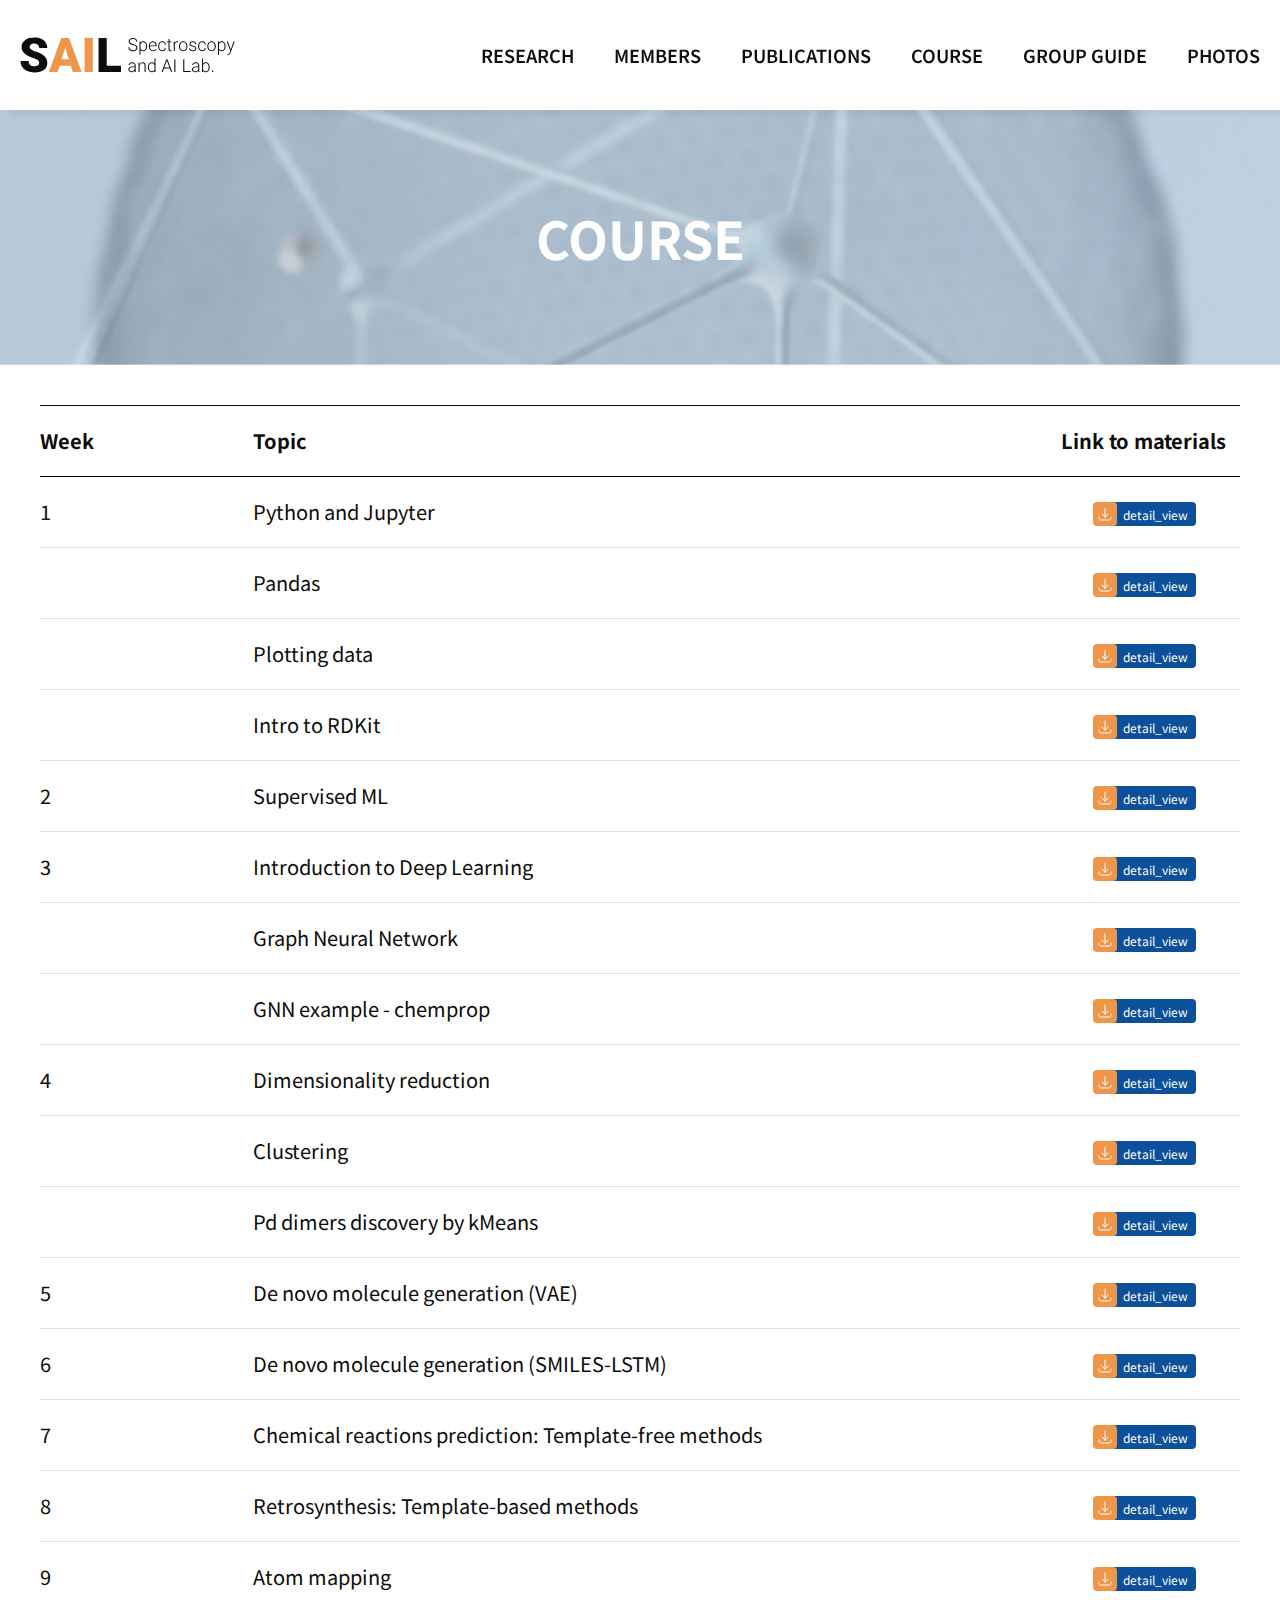
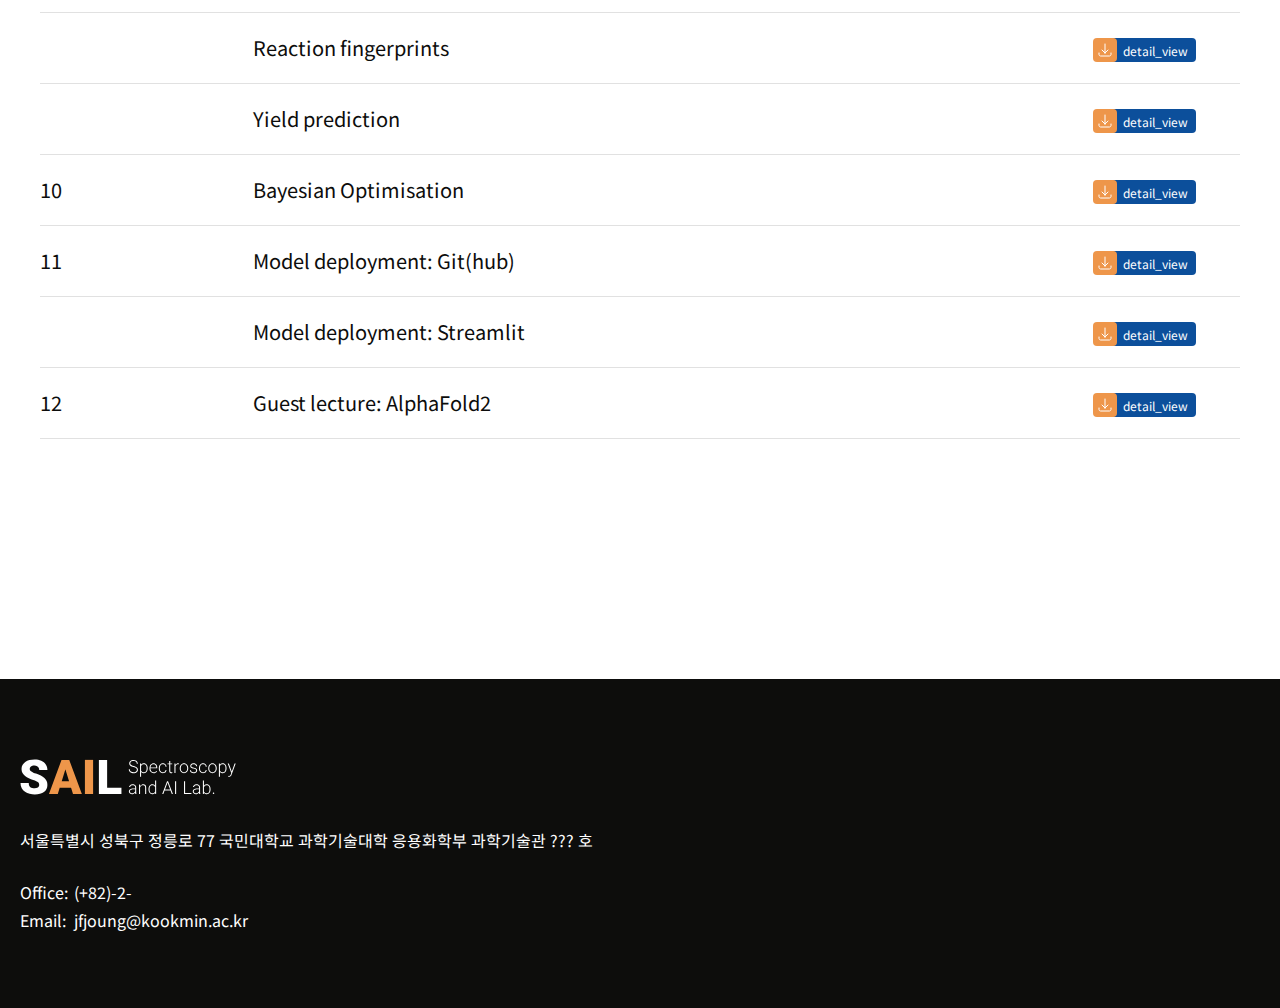
<file: course.html>
<!DOCTYPE html>
<html lang="en">
<head>
  <meta charset="UTF-8">
  <meta name="viewport" content="width=device-width, initial-scale=1.0">
  <title>SAIL</title>
  <link rel="stylesheet" href="./style/reset.css">
  <link rel="stylesheet" href="./style/style.css">
  <link rel="stylesheet" href="./style/sub.css">
</head>
<body>
  <header></header>
  <main>
    <section class="spot">
        course
    </section>
    <section class="course_wrap">
        <div class="wrap">
            <!-- <nav class="nav">
                <ul class="cate_list">
                    <li class="active">
                        <a>AI4Chem</a>
                    </li>
                    <li>
                        <a>미래의</a>
                    </li>
                    <li>
                        <a>과목들</a>
                    </li>
                </ul>
            </nav> -->
            <div class="data_wrap">
                <div class="header">
                    <div>Week</div>
                    <div>Topic</div>
                    <div>Link to materials</div>
                </div>
                <div class="rows">
                    
                </div>
            </div>
        </div>
    </section>
  </main>
  <footer></footer>

  <!-- header, footer -->
  <script src="./data/common.json"></script>
  <script src="./js/common.js"></script>

  <script src="./data/course.json"></script>


  <script>
    const cate_list = document.querySelectorAll('.cate_list li')

    cate_list.forEach((cate, i) => {
        cate.addEventListener('click', e => {
            cate_list.forEach(disable => disable.classList.remove('active'))
            cate.classList.add('active')
        })
    })


    const AI4Chem_list = JSON.parse(JSON.stringify(AI4Chem));

    const rows = document.querySelector('.rows')

    rows.innerHTML = AI4Chem_list.map((items, index) => {
        return items.map(item => {
            return `
                <div class="row">
                    <div class="week${index + 1}"></div>
                    <div>${item.topic}</div>
                    <div>
                        <a href="${item.link}" class="down_btn">
                            detail_view
                        </a>
                    </div>
                </div>
            `
        }).join('')
    }).join('')
    
    for(let i = 1; i < 13; i++){
        document.querySelector(`.week${i}`).innerHTML = i
    }
    
</script>
</body>
</html>
</file>
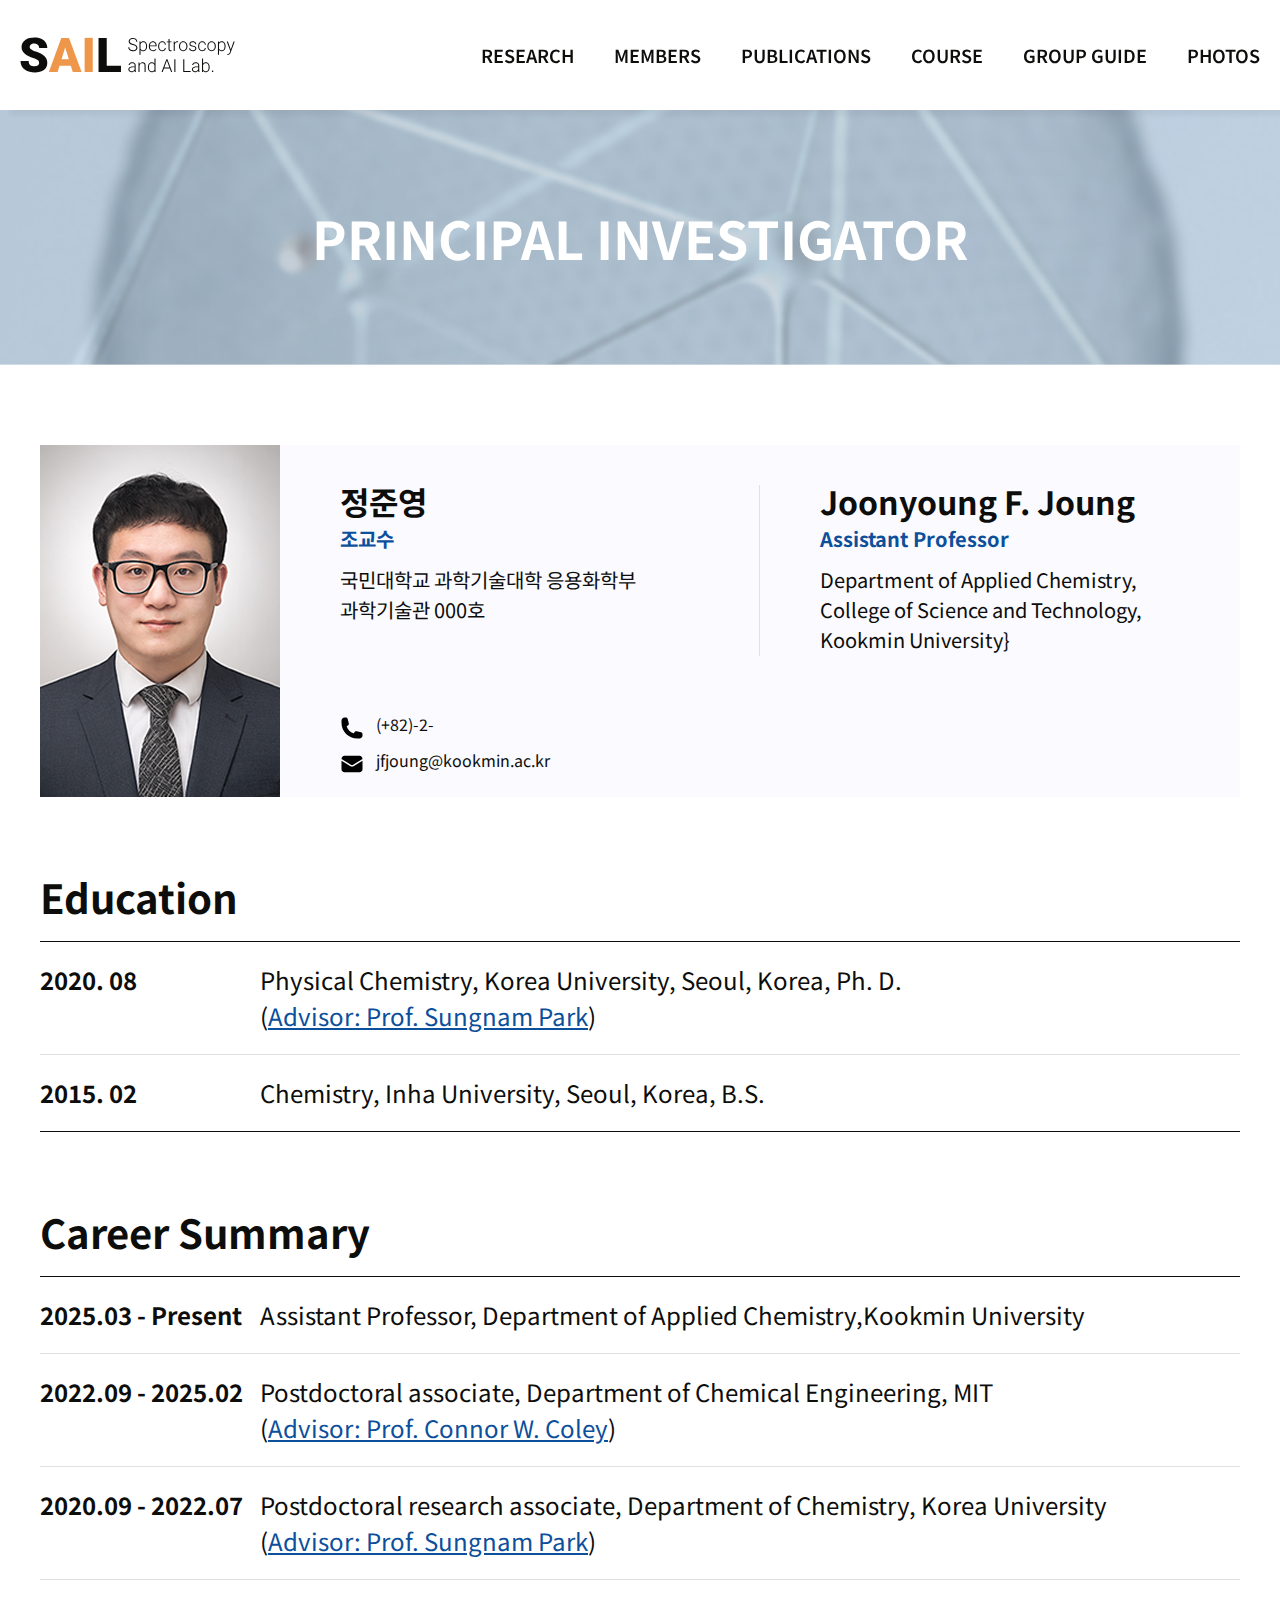
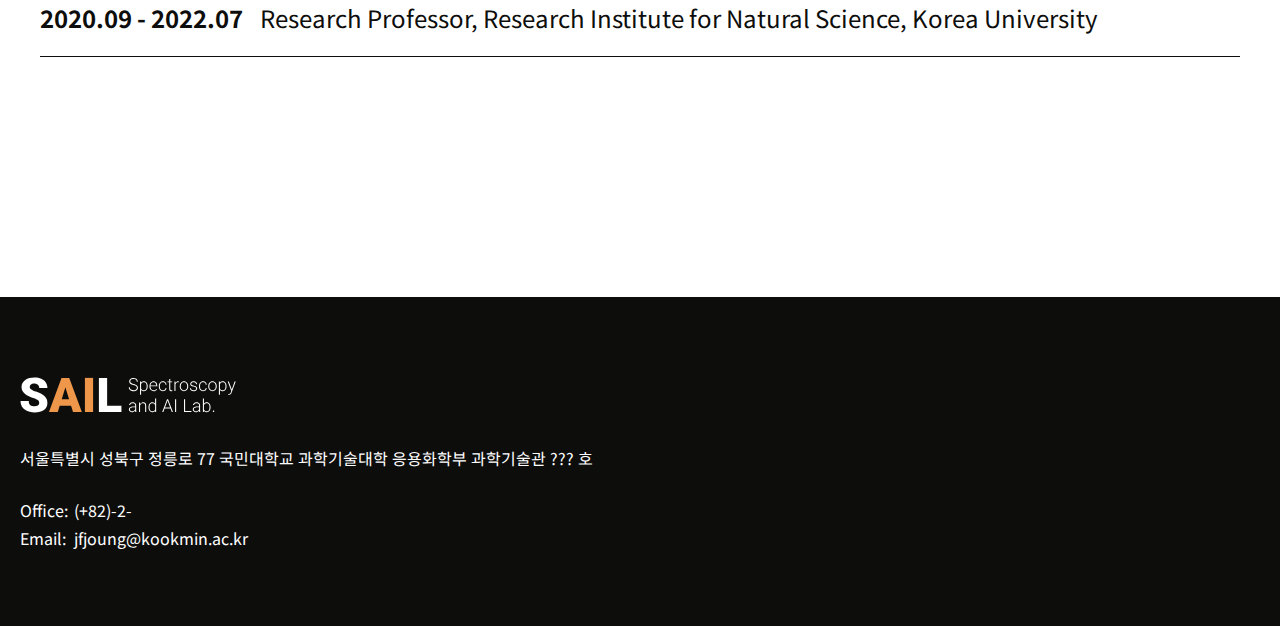
<file: principal_investigator.html>
<!DOCTYPE html>
<html lang="en">
<head>
  <meta charset="UTF-8">
  <meta name="viewport" content="width=device-width, initial-scale=1.0">
  <title>SAIL</title>
  <link rel="stylesheet" href="./style/reset.css">
  <link rel="stylesheet" href="./style/style.css">
  <link rel="stylesheet" href="./style/sub.css">
</head>
<body>
  <header></header>
  <main>
    <section class="spot">
        principal investigator
    </section>
    <section class="principal_investigator_wrap">
        <div class="wrap ">
          <div class="content profile_area">
            <div class="profile">
              <img src="./images/profile.jpg" alt="">
            </div>
            <div class="r_content"></div>
          </div>
          <div class="content education">
            <div class="content_title">Education</div>
            <dl></dl>
          </div>
          <div class="content career">
            <div class="content_title">Career Summary</div>
            <dl></dl>
          </div>
        </div>
    </section>
  </main>
  <footer></footer>

  <!-- header, footer -->
  <script src="./data/common.json"></script>
  <script src="./js/common.js"></script>

  <script src="./data/principal_investigator.json"></script>

  <script>
    const profile = JSON.parse(JSON.stringify(Profile));
    const education = JSON.parse(JSON.stringify(Education));
    const careerSummary = JSON.parse(JSON.stringify(CareerSummary));


    // 프로필 영역
    const profile_section = document.querySelector('.profile_area .r_content')

    profile_section.innerHTML = `
      <div class="ko">
        <div class="name">${profile.name}</div>
        ${
          profile.position != ''
          ? `<div class="position">${profile.position}</div>`
          : ''
        }
        <div class="office">${profile.office.replaceAll('\n', '<br>')}</div>
      </div>
      <div class="en">
        <div class="name">${profile.en_name}</div>
        ${
          profile.en_position != ''
          ? `<div class="position">${profile.en_position}</div>`
          : ''
        }
        <div class="office">${profile.en_office.replaceAll('\n', '<br>')}}</div>
      </div>
      <div class="contact">
        <div class="phone">${profile.phone}</div>
        <div class="email">
          <a href="mailto:${profile.email}">${profile.email}</a>
        </div>
      </div>
    `

    // Education
    const education_section = document.querySelector('.education dl')

    education_section.innerHTML = education.map(item => {
      return `
        <dt>${item.when}</dt>
        <dd>
          ${item.what.replaceAll('\n', '<br>')}
          ${
            item.link_txt
            ? `(<a href="${item.link}" target="_blank">${item.link_txt}</a>)`
            : ''
          }
        </dd>
      `
    }).join('')
    
    // Career Summary
    const careerSummary_section = document.querySelector('.career dl')

    careerSummary_section.innerHTML = careerSummary.map(item => {
      return `
        <dt>${item.when}</dt>
        <dd>
          ${item.what.replaceAll('\n', '<br>')}
          ${
            item.link_txt
            ? `(<a href="${item.link}" target="_blank">${item.link_txt}</a>)`
            : ''
          }
        </dd>
      `
    }).join('')

  </script>
</body>
</html>
</file>
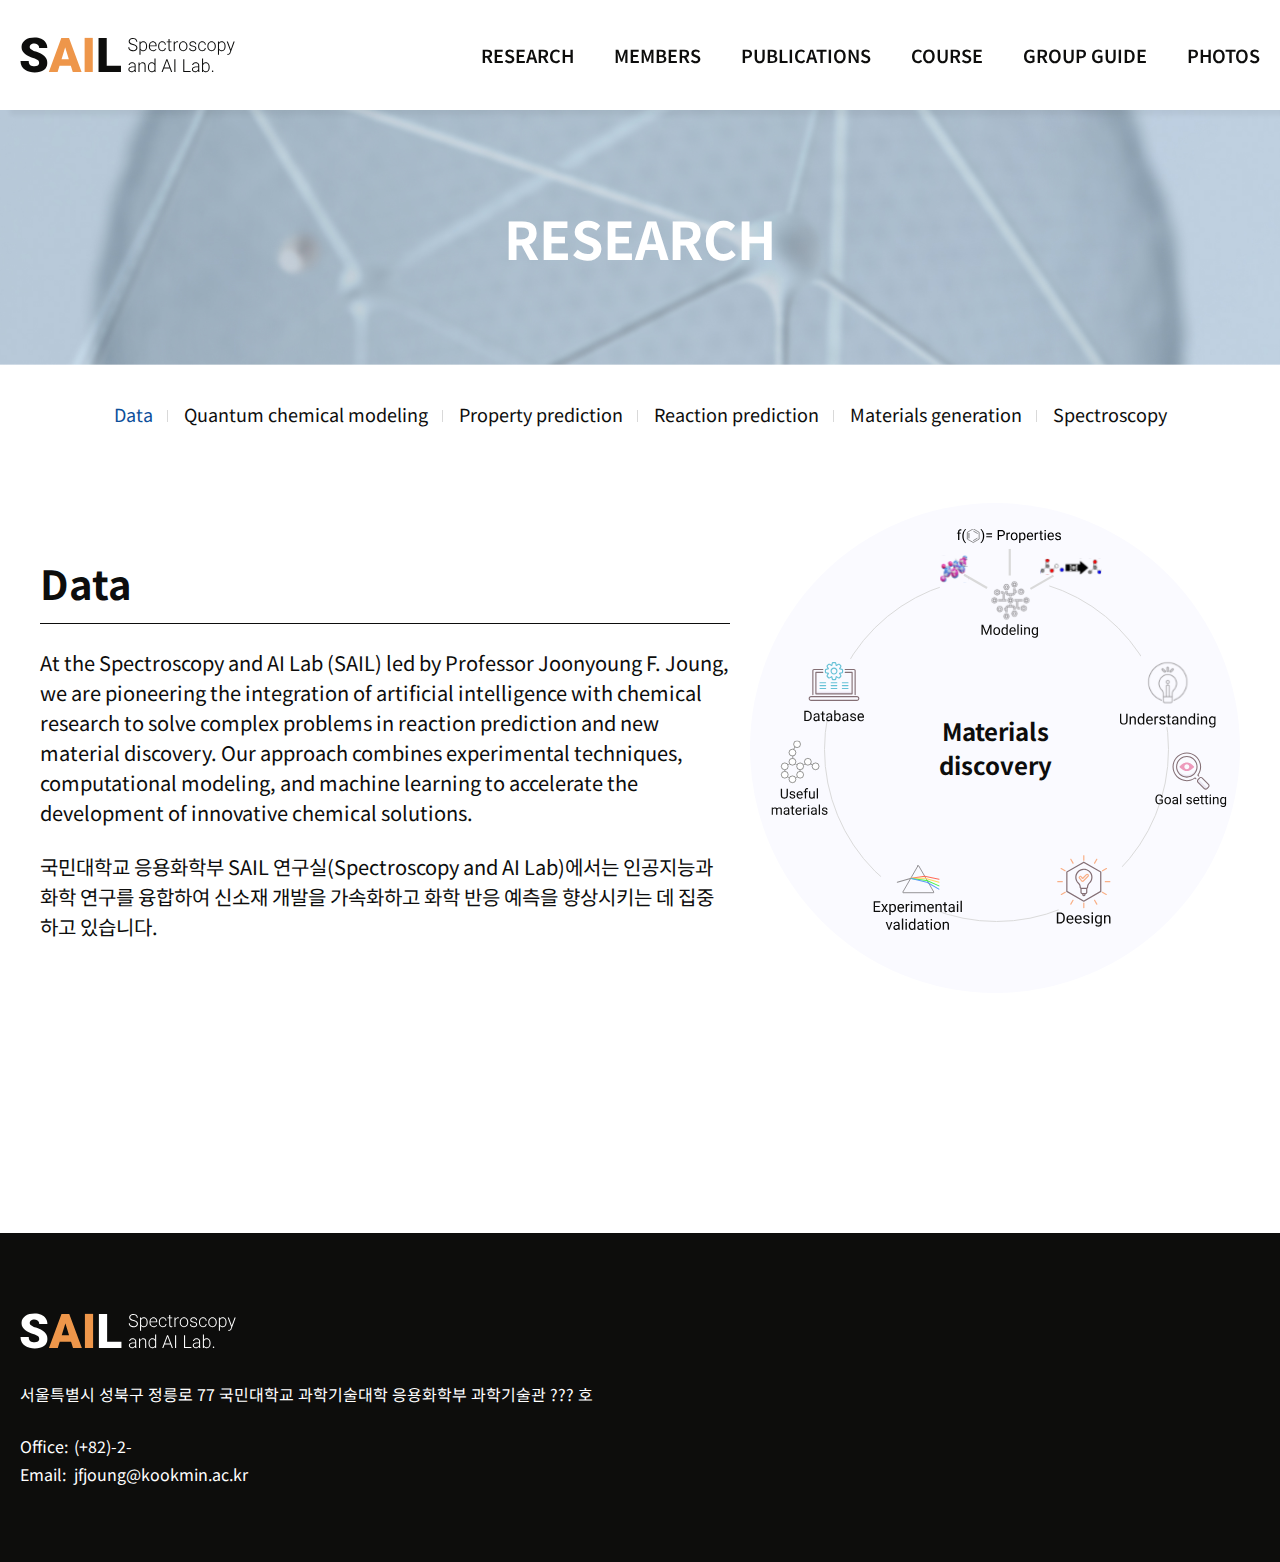
<file: research.html>
<!DOCTYPE html>
<html lang="en">
<head>
  <meta charset="UTF-8">
  <meta name="viewport" content="width=device-width, initial-scale=1.0">
  <title>SAIL</title>
  <link rel="stylesheet" href="./style/reset.css">
  <link rel="stylesheet" href="./style/style.css">
  <link rel="stylesheet" href="./style/sub.css">
</head>
<body>
  <header></header>
  <main>
    <section class="spot">
      Research
    </section>
    <section class="research_wrap">
      <div class="wrap">
          <nav class="nav">
              <ul class="cate_list">
                  <li class="active">
                      <a>Data</a>
                  </li>
                  <li>
                      <a>Quantum chemical modeling</a>
                  </li>
                  <li>
                      <a>Property prediction</a>
                  </li>
                  <li>
                      <a>Reaction prediction</a>
                  </li>
                  <li>
                      <a>Materials generation</a>
                  </li>
                  <li>
                      <a>Spectroscopy</a>
                  </li>
              </ul>
          </nav>
          <div class="f-row">
              <div class="l_content">
                  <div class="content content_1">
                      <div class="content_title">
                          Data
                      </div>
                      <div class="desc">
                          <p class="eng">
                              At the Spectroscopy and AI Lab (SAIL) led by Professor Joonyoung F. Joung, we are pioneering the integration of artificial intelligence with chemical research to solve complex problems in reaction prediction and new material discovery. Our approach combines experimental techniques, computational modeling, and machine learning to accelerate the development of innovative chemical solutions.
                          </p>
                          <p class="kor">
                              국민대학교 응용화학부 SAIL 연구실(Spectroscopy and AI Lab)에서는 인공지능과 화학 연구를 융합하여 신소재 개발을 가속화하고 화학 반응 예측을 향상시키는 데 집중하고 있습니다.
                          </p>
                      </div>
                  </div>
                  <div class="content content_2 d-none">
                      <div class="content_title">
                          Quantum chemical modeling
                      </div>
                      <div class="desc">
                          <p class="eng">
                              
                          </p>
                          <p class="kor">
                              
                          </p>
                      </div>
                  </div>
                  <div class="content content_3 d-none">
                      <div class="content_title">
                          Property prediction
                      </div>
                      <div class="desc">
                          <p class="eng">
                              
                          </p>
                          <p class="kor">
                              
                          </p>
                      </div>
                  </div>
                  <div class="content content_4 d-none">
                      <div class="content_title">
                          Reaction prediction
                      </div>
                      <div class="desc">
                          <p class="eng">
                              
                          </p>
                          <p class="kor">
                              
                          </p>
                      </div>
                  </div>
                  <div class="content content_5 d-none">
                      <div class="content_title">
                          Materials generation
                      </div>
                      <div class="desc">
                          <p class="eng">
                              
                          </p>
                          <p class="kor">
                              
                          </p>
                      </div>
                  </div>
                  <div class="content content_6 d-none">
                      <div class="content_title">
                          Spectroscopy
                      </div>
                      <div class="desc">
                          <p class="eng">
                              
                          </p>
                          <p class="kor">
                              
                          </p>
                      </div>
                  </div>
                  
              </div>
              <div class="r_content">
                  <div class="fig_wrap">
                      <div class="fig_title">
                          Materials<br>discovery
                      </div>
                      <div class="circle">
                          <div class="figure fig1">
                              <img src="./images/research_fig1.svg" alt="">
                          </div>
                          <div class="figure fig2">
                              <img src="./images/research_fig2.svg" alt="">
                          </div>
                          <div class="figure fig3">
                              <img src="./images/research_fig3.svg" alt="">
                          </div>
                          <div class="figure fig4">
                              <img src="./images/research_fig4.svg" alt="">
                          </div>
                          <div class="figure fig5">
                              <img src="./images/research_fig5.svg" alt="">
                          </div>
                          <div class="figure fig6">
                              <img src="./images/research_fig6.svg" alt="">
                          </div>
                          <div class="figure fig7">
                              <img src="./images/research_fig7.svg" alt="">
                          </div>
                      </div>
                  </div>
              </div>
          </div>
      </div>
    </section>
  </main>
  <footer></footer>

  <!-- header, footer -->
  <script src="./data/common.json"></script>
  <script src="./js/common.js"></script>

  <script>
    const cate_list = document.querySelectorAll('.cate_list li')
    const content_list = [
      document.querySelector('.content_1'),
      document.querySelector('.content_2'),
      document.querySelector('.content_3'),
      document.querySelector('.content_4'),
      document.querySelector('.content_5'),
      document.querySelector('.content_6')
    ]

    const circle = document.querySelector('.circle'),
          figures = document.querySelectorAll('.figure')

    cate_list.forEach((cate, i) => {
      cate.addEventListener('click', () => {
        cate_list.forEach(disable => disable.classList.remove('active'))
        content_list.forEach(disable => disable.classList.add('d-none'))
        cate.classList.add('active')
        content_list[i].classList.remove('d-none')

        circle.style.transform = `rotate(${72 * i}deg)`
        figures.forEach(figure => figure.style.transform = `rotate(${-72 * i}deg)`)
      })
    })
</script>
</body>
</html>
</file>
<file: style/style.css>
@import url("https://fonts.googleapis.com/css2?family=Noto+Sans+KR:wght@100..900&display=swap");
html {
  width: 100%;
}

body {
  overflow-x: hidden;
  width: 100%;
  font-family: "Noto Sans KR", sans-serif;
  font-style: normal;
  font-size: 14px;
  color: #0D0D0C;
}

a {
  text-decoration: none;
  color: #0D0D0C;
}

.d-none {
  display: none !important;
}

.wrap {
  padding-inline: 20px;
  margin-inline: auto;
  max-width: 1700px;
  width: 100%;
  box-sizing: border-box;
}

header {
  position: fixed;
  display: flex;
  width: 100%;
  height: 110px;
  align-items: center;
  background: #fff;
  box-shadow: 10px 5px 5px rgba(0, 0, 0, 0.05);
  z-index: 100;
}
header .wrap {
  display: flex;
  justify-content: space-between;
  align-items: center;
}
header .wrap h1 a img {
  width: 215px;
  display: block;
}
header .wrap nav ul {
  display: flex;
  gap: 40px;
}
header .wrap nav ul li a {
  text-transform: uppercase;
  font-size: 18px;
  font-weight: 600;
}

footer {
  padding-block: 80px;
  background: #0D0D0C;
}
footer .wrap {
  display: flex;
  flex-direction: column;
  gap: 36px;
  font-size: 16px;
  color: #fff;
}
footer .wrap dl {
  display: flex;
  flex-wrap: wrap;
  row-gap: 12px;
}
footer .wrap dl dt {
  width: 54px;
}
footer .wrap dl dd {
  width: calc(100% - 54px);
}/*# sourceMappingURL=style.css.map */
</file>
<file: style/sub.css>
main {
  width: 100%;
  padding-top: 110px;
}

.spot {
  display: flex;
  justify-content: center;
  align-items: center;
  width: 100%;
  height: 255px;
  background: url("../images/spot.jpg") center;
  background-size: cover;
  text-transform: uppercase;
  font-size: 52px;
  font-weight: 700;
  color: #fff;
}

.research_wrap {
  width: 100vw !important;
  display: flex;
  justify-content: center;
  padding-block: 40px 240px;
  padding-inline: 20px;
  box-sizing: border-box;
}
.research_wrap .wrap {
  max-width: 1380px;
  width: 100%;
}
.research_wrap .wrap .nav {
  width: 100%;
  margin-bottom: 80px;
}
.research_wrap .wrap .nav ul {
  display: flex;
  justify-content: center;
  width: 100%;
  gap: 16px 31px;
  flex-wrap: wrap;
}
.research_wrap .wrap .nav ul li {
  position: relative;
  font-size: 18px;
  color: #0D0D0C;
}
.research_wrap .wrap .nav ul li a {
  cursor: pointer;
}
.research_wrap .wrap .nav ul li:not(:last-child)::after {
  content: "";
  display: block;
  position: absolute;
  right: -15px;
  top: 5px;
  width: 1px;
  height: 12px;
  background: #D9D9D9;
}
.research_wrap .wrap .nav ul li.active a {
  color: #0C4F9B;
}
.research_wrap .wrap .f-row {
  display: flex;
  gap: 20px;
  align-items: center;
}
.research_wrap .wrap .f-row .l_content {
  width: calc(58.3333333333% - 10px);
}
.research_wrap .wrap .f-row .l_content .content {
  display: flex;
  flex-direction: column;
  gap: 24px;
}
.research_wrap .wrap .f-row .l_content .content_title {
  font-size: 40px;
  font-weight: bold;
  color: #0D0D0C;
  line-height: 1.4;
  padding-bottom: 12px;
  border-bottom: 1px solid #0D0D0C;
}
.research_wrap .wrap .f-row .l_content .desc {
  display: flex;
  flex-direction: column;
  gap: 24px;
  font-size: 20px;
  font-weight: 400;
  color: #0D0D0C;
  line-height: 1.5;
}
.research_wrap .wrap .f-row .r_content {
  width: calc(41.6666666667% - 10px);
}
.research_wrap .wrap .f-row .r_content .fig_wrap {
  position: relative;
  width: 100%;
  aspect-ratio: 1;
  background: #FAFAFF;
  border-radius: 50%;
}
.research_wrap .wrap .f-row .r_content .fig_wrap .fig_title {
  position: absolute;
  left: 50%;
  top: 50%;
  transform: translate(-50%, -50%);
  text-align: center;
  font-size: 24px;
  font-weight: bold;
  color: #0D0D0C;
  line-height: 1.4;
}
.research_wrap .wrap .f-row .r_content .fig_wrap .circle {
  position: absolute;
  left: 15%;
  top: 15%;
  width: 70%;
  aspect-ratio: 1;
  border-radius: 50%;
  border: 1px solid #DADADA;
  transition: 0.2s;
}
.research_wrap .wrap .f-row .r_content .fig_wrap .circle .figure {
  display: inline-flex;
  position: absolute;
  transition: 0.2s;
  width: -moz-fit-content;
  width: fit-content;
  aspect-ratio: 1;
  border-radius: 50%;
  background: #FAFAFF;
}
.research_wrap .wrap .f-row .r_content .fig_wrap .circle .figure.fig1 {
  top: -25%;
  left: 23%;
  scale: 0.6;
}
.research_wrap .wrap .f-row .r_content .fig_wrap .circle .figure.fig2 {
  top: 18%;
  right: -12%;
  scale: 0.75;
}
.research_wrap .wrap .f-row .r_content .fig_wrap .circle .figure.fig3 {
  bottom: 0%;
  right: 13%;
  scale: 1.2;
}
.research_wrap .wrap .f-row .r_content .fig_wrap .circle .figure.fig4 {
  bottom: -7%;
  left: 10%;
  scale: 0.7;
}
.research_wrap .wrap .f-row .r_content .fig_wrap .circle .figure.fig5 {
  top: 23%;
  left: -6%;
}
.research_wrap .wrap .f-row .r_content .fig_wrap .circle .figure.fig6 {
  bottom: 30%;
  right: -18%;
  scale: 0.75;
  background: transparent;
}
.research_wrap .wrap .f-row .r_content .fig_wrap .circle .figure.fig7 {
  bottom: 32%;
  left: -14%;
  scale: 1.14;
  background: transparent;
}

.publications_wrap {
  width: 100vw !important;
  display: flex;
  justify-content: center;
  padding-inline: 20px;
  padding-block: 40px 240px;
  box-sizing: border-box;
}
.publications_wrap .wrap {
  max-width: 1380px;
  width: 100%;
}
.publications_wrap .wrap .nav {
  width: 100%;
  margin-bottom: 80px;
}
.publications_wrap .wrap .nav ul {
  display: flex;
  justify-content: center;
  width: 100%;
  gap: 16px 31px;
  flex-wrap: wrap;
}
.publications_wrap .wrap .nav ul li {
  position: relative;
  font-size: 18px;
  color: #0D0D0C;
}
.publications_wrap .wrap .nav ul li a {
  cursor: pointer;
}
.publications_wrap .wrap .nav ul li:not(:last-child)::after {
  content: "";
  display: block;
  position: absolute;
  right: -15px;
  top: 5px;
  width: 1px;
  height: 12px;
  background: #D9D9D9;
}
.publications_wrap .wrap .nav ul li.active a {
  font-weight: bold;
  color: #0C4F9B;
}
.publications_wrap .wrap > ul {
  display: flex;
  width: 100%;
  flex-direction: column;
  gap: 80px;
}
.publications_wrap .wrap > ul .year_wrap .year {
  font-size: 40px;
  font-weight: bold;
  padding-bottom: 12px;
  border-bottom: 1px solid #0D0D0C;
}
.publications_wrap .wrap > ul .year_wrap .publication_list {
  display: flex;
  flex-direction: column;
  width: 100%;
}
.publications_wrap .wrap > ul .year_wrap .publication_list .publication_item {
  display: flex;
  padding-block: 24px;
  gap: 20px;
  border-bottom: 1px solid #E1E1E1;
}
.publications_wrap .wrap > ul .year_wrap .publication_list .publication_item .l_box {
  width: 8.3333333333%;
  font-size: 36px;
  font-weight: bold;
  color: #B3B2B2;
}
.publications_wrap .wrap > ul .year_wrap .publication_list .publication_item .l_box .arxiv {
  margin-top: 24px;
}
.publications_wrap .wrap > ul .year_wrap .publication_list .publication_item .m_box {
  display: flex;
  width: 75%;
  flex-direction: column;
  gap: 12px;
  line-height: 1.4;
}
.publications_wrap .wrap > ul .year_wrap .publication_list .publication_item .m_box .pub_title {
  font-size: 24px;
  font-weight: bold;
}
.publications_wrap .wrap > ul .year_wrap .publication_list .publication_item .m_box .pub_desc {
  font-size: 16px;
  font-weight: 400;
}
.publications_wrap .wrap > ul .year_wrap .publication_list .publication_item .m_box .pub_desc b {
  font-weight: 600;
}
.publications_wrap .wrap > ul .year_wrap .publication_list .publication_item .m_box .pub_txt {
  font-size: 16px;
  font-weight: 400;
}
.publications_wrap .wrap > ul .year_wrap .publication_list .publication_item .m_box .pub_txt a {
  transition: 0.1s;
}
.publications_wrap .wrap > ul .year_wrap .publication_list .publication_item .m_box .pub_txt a:hover {
  color: #0C4F9B;
}
.publications_wrap .wrap > ul .year_wrap .publication_list .publication_item .m_box .tag {
  display: flex;
  flex-wrap: wrap;
  gap: 10px;
}
.publications_wrap .wrap > ul .year_wrap .publication_list .publication_item .m_box .tag .badge {
  display: inline-flex;
  padding: 4px 8px;
  border-radius: 4px;
  font-size: 12px;
  color: #fff;
}
.publications_wrap .wrap > ul .year_wrap .publication_list .publication_item .m_box .tag .badge.badge_1, .publications_wrap .wrap > ul .year_wrap .publication_list .publication_item .m_box .tag .badge.badge_7 {
  background: #78C8AE;
}
.publications_wrap .wrap > ul .year_wrap .publication_list .publication_item .m_box .tag .badge.badge_2, .publications_wrap .wrap > ul .year_wrap .publication_list .publication_item .m_box .tag .badge.badge_8 {
  background: #F3677F;
}
.publications_wrap .wrap > ul .year_wrap .publication_list .publication_item .m_box .tag .badge.badge_3 {
  background: #f79b5c;
}
.publications_wrap .wrap > ul .year_wrap .publication_list .publication_item .m_box .tag .badge.badge_4 {
  background: #B8A0FB;
}
.publications_wrap .wrap > ul .year_wrap .publication_list .publication_item .m_box .tag .badge.badge_5 {
  background: #50B7C0;
}
.publications_wrap .wrap > ul .year_wrap .publication_list .publication_item .m_box .tag .badge.badge_6 {
  background: #6C757D;
}
.publications_wrap .wrap > ul .year_wrap .publication_list .publication_item .r_box {
  width: 16.6666666667%;
  overflow: hidden;
}
.publications_wrap .wrap > ul .year_wrap .publication_list .publication_item .r_box img {
  width: 100%;
  height: 100%;
  -o-object-fit: cover;
     object-fit: cover;
  border: 1px solid #e1e1e1;
  box-sizing: border-box;
}

.course_wrap {
  width: 100vw !important;
  display: flex;
  justify-content: center;
  padding-inline: 20px;
  padding-block: 40px 240px;
  box-sizing: border-box;
}
.course_wrap .wrap {
  max-width: 1380px;
  width: 100%;
}
.course_wrap .wrap .nav {
  width: 100%;
  margin-bottom: 80px;
}
.course_wrap .wrap .nav ul {
  display: flex;
  justify-content: center;
  width: 100%;
  gap: 16px 31px;
  flex-wrap: wrap;
}
.course_wrap .wrap .nav ul li {
  position: relative;
  font-size: 18px;
  color: #0D0D0C;
}
.course_wrap .wrap .nav ul li a {
  cursor: pointer;
}
.course_wrap .wrap .nav ul li:not(:last-child)::after {
  content: "";
  display: block;
  position: absolute;
  right: -15px;
  top: 5px;
  width: 1px;
  height: 12px;
  background: #D9D9D9;
}
.course_wrap .wrap .nav ul li.active a {
  font-weight: bold;
  color: #0C4F9B;
}
.course_wrap .wrap .data_wrap .header {
  display: flex;
  gap: 20px;
  border-block: 1px solid #0D0D0C;
  font-size: 20px;
  font-weight: bold;
}
.course_wrap .wrap .data_wrap .header div {
  padding-block: 20px;
  line-height: 1.5;
}
.course_wrap .wrap .data_wrap .header div:nth-child(1) {
  width: 16.6666666667%;
}
.course_wrap .wrap .data_wrap .header div:nth-child(2) {
  width: 66.6666666667%;
}
.course_wrap .wrap .data_wrap .header div:nth-child(3) {
  width: 16.6666666667%;
  text-align: center;
}
.course_wrap .wrap .data_wrap .row {
  display: flex;
  gap: 20px;
  border-bottom: 1px solid #E1E1E1;
  font-size: 20px;
  font-weight: 400;
}
.course_wrap .wrap .data_wrap .row div {
  padding-block: 20px;
  line-height: 1.5;
}
.course_wrap .wrap .data_wrap .row div:nth-child(1) {
  width: 16.6666666667%;
}
.course_wrap .wrap .data_wrap .row div:nth-child(2) {
  width: 66.6666666667%;
}
.course_wrap .wrap .data_wrap .row div:nth-child(3) {
  width: 16.6666666667%;
  text-align: center;
}
.course_wrap .wrap .data_wrap .row div:nth-child(3) .down_btn {
  position: relative;
  display: inline-flex;
  height: 24px;
  padding: 4px 8px 4px 12px;
  background: #0C4F9B;
  border-radius: 4px;
  box-sizing: border-box;
  transform: translateX(10px);
  color: #fff;
  font-size: 12px;
}
.course_wrap .wrap .data_wrap .row div:nth-child(3) .down_btn::before {
  content: "";
  position: absolute;
  left: -18px;
  top: 0;
  width: 24px;
  height: 24px;
  border-radius: 4px;
  background: #EE964A url("data:image/svg+xml,%0A%3Csvg width='16' height='16' viewBox='0 0 16 16' fill='none' xmlns='http://www.w3.org/2000/svg'%3E%3Cpath d='M2 11V12.5C2 12.8978 2.15804 13.2794 2.43934 13.5607C2.72064 13.842 3.10218 14 3.5 14H12.5C12.8978 14 13.2794 13.842 13.5607 13.5607C13.842 13.2794 14 12.8978 14 12.5V11M11 8L8 11M8 11L5 8M8 11V2' stroke='white' stroke-linecap='round' stroke-linejoin='round'/%3E%3C/svg%3E%0A") no-repeat center;
}

.principal_investigator_wrap {
  width: 100vw !important;
  display: flex;
  justify-content: center;
  padding-block: 80px 240px;
  padding-inline: 20px;
  box-sizing: border-box;
}
.principal_investigator_wrap .wrap {
  max-width: 1380px;
  width: 100%;
}
.principal_investigator_wrap .wrap .profile_area {
  display: flex;
  margin-bottom: 80px;
  background: #FAFAFF;
}
.principal_investigator_wrap .wrap .profile_area .profile {
  max-width: 240px;
  width: 100%;
  aspect-ratio: 0.6818;
  overflow: hidden;
}
.principal_investigator_wrap .wrap .profile_area .profile img {
  width: 100%;
  height: 100%;
  -o-object-fit: cover;
     object-fit: cover;
}
.principal_investigator_wrap .wrap .profile_area .r_content {
  display: flex;
  flex-wrap: wrap;
}
.principal_investigator_wrap .wrap .profile_area .r_content .ko,
.principal_investigator_wrap .wrap .profile_area .r_content .en {
  width: 50%;
  box-sizing: border-box;
  padding: 40px 60px;
}
.principal_investigator_wrap .wrap .profile_area .r_content .ko {
  position: relative;
}
.principal_investigator_wrap .wrap .profile_area .r_content .ko::after {
  content: "";
  position: absolute;
  width: 1px;
  height: calc(100% - 80px);
  background: #e1e1e1;
  top: 40px;
  right: 0;
}
.principal_investigator_wrap .wrap .profile_area .r_content .name {
  margin-bottom: 12px;
  font-size: 32px;
  font-weight: 700;
}
.principal_investigator_wrap .wrap .profile_area .r_content .position {
  margin-bottom: 16px;
  font-size: 20px;
  font-weight: 700;
  color: #0C4F9B;
}
.principal_investigator_wrap .wrap .profile_area .r_content .office {
  font-size: 20px;
  line-height: 1.5;
}
.principal_investigator_wrap .wrap .profile_area .r_content .contact {
  display: flex;
  flex-direction: column;
  gap: 12px;
  padding: 20px 60px;
  font-size: 16px;
}
.principal_investigator_wrap .wrap .profile_area .r_content .contact > div {
  height: 24px;
  padding-left: 36px;
}
.principal_investigator_wrap .wrap .profile_area .r_content .contact > div.phone {
  background: url("data:image/svg+xml,%3Csvg width='24' height='24' viewBox='0 0 24 24' fill='none' xmlns='http://www.w3.org/2000/svg'%3E%3Cpath fill-rule='evenodd' clip-rule='evenodd' d='M1.5 4.5C1.5 3.70435 1.81607 2.94129 2.37868 2.37868C2.94129 1.81607 3.70435 1.5 4.5 1.5H5.872C6.732 1.5 7.482 2.086 7.691 2.92L8.796 7.343C8.88554 7.701 8.86746 8.07746 8.74401 8.42522C8.62055 8.77299 8.39723 9.07659 8.102 9.298L6.809 10.268C6.674 10.369 6.645 10.517 6.683 10.62C7.24738 12.1549 8.1386 13.5487 9.29495 14.7051C10.4513 15.8614 11.8451 16.7526 13.38 17.317C13.483 17.355 13.63 17.326 13.732 17.191L14.702 15.898C14.9234 15.6028 15.227 15.3794 15.5748 15.256C15.9225 15.1325 16.299 15.1145 16.657 15.204L21.08 16.309C21.914 16.518 22.5 17.268 22.5 18.129V19.5C22.5 20.2956 22.1839 21.0587 21.6213 21.6213C21.0587 22.1839 20.2956 22.5 19.5 22.5H17.25C8.552 22.5 1.5 15.448 1.5 6.75V4.5Z' fill='black'/%3E%3C/svg%3E") no-repeat;
}
.principal_investigator_wrap .wrap .profile_area .r_content .contact > div.email {
  background: url("data:image/svg+xml,%3Csvg width='24' height='24' viewBox='0 0 24 24' fill='none' xmlns='http://www.w3.org/2000/svg'%3E%3Cpath d='M1.5 8.66998V17.25C1.5 18.0456 1.81607 18.8087 2.37868 19.3713C2.94129 19.9339 3.70435 20.25 4.5 20.25H19.5C20.2956 20.25 21.0587 19.9339 21.6213 19.3713C22.1839 18.8087 22.5 18.0456 22.5 17.25V8.66998L13.572 14.163C13.0992 14.4538 12.5551 14.6078 12 14.6078C11.4449 14.6078 10.9008 14.4538 10.428 14.163L1.5 8.66998Z' fill='black'/%3E%3Cpath d='M22.5 6.908V6.75C22.5 5.95435 22.1839 5.19129 21.6213 4.62868C21.0587 4.06607 20.2956 3.75 19.5 3.75H4.5C3.70435 3.75 2.94129 4.06607 2.37868 4.62868C1.81607 5.19129 1.5 5.95435 1.5 6.75V6.908L11.214 12.886C11.4504 13.0314 11.7225 13.1084 12 13.1084C12.2775 13.1084 12.5496 13.0314 12.786 12.886L22.5 6.908Z' fill='black'/%3E%3C/svg%3E%0A") no-repeat;
}
.principal_investigator_wrap .wrap .content_title {
  margin-bottom: 24px;
  font-size: 40px;
  font-weight: 700;
}
.principal_investigator_wrap .wrap .education.education,
.principal_investigator_wrap .wrap .career.education {
  margin-bottom: 80px;
}
.principal_investigator_wrap .wrap .education dl,
.principal_investigator_wrap .wrap .career dl {
  display: flex;
  flex-wrap: wrap;
  align-items: stretch;
  border-block: 1px solid #0D0D0C;
  font-size: 24px;
}
.principal_investigator_wrap .wrap .education dl dt,
.principal_investigator_wrap .wrap .career dl dt {
  width: calc(16.6666666667% + 20px);
  font-weight: 700;
}
.principal_investigator_wrap .wrap .education dl dd,
.principal_investigator_wrap .wrap .career dl dd {
  width: calc(83.3333333333% - 20px);
}
.principal_investigator_wrap .wrap .education dl dt,
.principal_investigator_wrap .wrap .education dl dd,
.principal_investigator_wrap .wrap .career dl dt,
.principal_investigator_wrap .wrap .career dl dd {
  padding-block: 20px;
  line-height: 1.5;
}
.principal_investigator_wrap .wrap .education dl dt:not(:last-of-type),
.principal_investigator_wrap .wrap .education dl dd:not(:last-of-type),
.principal_investigator_wrap .wrap .career dl dt:not(:last-of-type),
.principal_investigator_wrap .wrap .career dl dd:not(:last-of-type) {
  border-bottom: 1px solid #e1e1e1;
}
.principal_investigator_wrap .wrap .education dl dt a,
.principal_investigator_wrap .wrap .education dl dd a,
.principal_investigator_wrap .wrap .career dl dt a,
.principal_investigator_wrap .wrap .career dl dd a {
  color: #0C4F9B;
  text-decoration: underline;
}

.members_wrap {
  width: 100vw !important;
  display: flex;
  justify-content: center;
  padding-inline: 20px;
  padding-block: 80px 240px;
  box-sizing: border-box;
}
.members_wrap .wrap {
  display: flex;
  flex-direction: column;
  gap: 80px;
  max-width: 1380px;
  width: 100%;
}
.members_wrap .content_title {
  font-size: 40px;
  font-weight: bold;
  margin-bottom: 40px;
}
.members_wrap .member_list {
  display: flex;
  flex-wrap: wrap;
  gap: 40px 20px;
}
.members_wrap .member_list .member {
  display: flex;
  flex-direction: column;
  width: calc(25% - 15px);
  padding: 16px 20px;
  gap: 12px;
  background: #FAFAFF;
  box-sizing: border-box;
}
.members_wrap .member_list .member .t_box {
  display: flex;
  justify-content: space-between;
  padding-bottom: 4px;
  border-bottom: 1px solid #575656;
  font-size: 12px;
  font-weight: 400;
  color: #575656;
}
.members_wrap .member_list .member .t_box span {
  font-size: 14px;
  font-weight: 700;
}
.members_wrap .member_list .member .m_box {
  padding-bottom: 12px;
  border-bottom: 1px solid #575656;
}
.members_wrap .member_list .member .m_box .profile_area {
  width: 120px;
  height: 144px;
  overflow: hidden;
  border: 1px solid #E1E1E1;
  box-sizing: border-box;
}
.members_wrap .member_list .member .b_box {
  display: flex;
  flex-direction: column;
  gap: 8px;
}
.members_wrap .member_list .member .b_box .position {
  font-size: 12px;
  font-weight: 700;
  color: #0C4F9B;
  text-transform: uppercase;
}
.members_wrap .member_list .member .b_box .name {
  font-size: 24px;
  font-weight: 700;
}
.members_wrap .member_list .member .b_box .name span {
  font-size: 16px;
  font-weight: 500;
}
.members_wrap .member_list .member .b_box .en_name {
  font-size: 16px;
  font-weight: 500;
  color: #B3B2B2;
}
.members_wrap .member_list .member .b_box .contact {
  display: flex;
  flex-wrap: wrap;
  gap: 4px 10px;
}
.members_wrap .member_list .member .b_box .contact li {
  border-radius: 4px;
  background: #0C4F9B;
}
.members_wrap .member_list .member .b_box .contact li a {
  display: flex;
  align-self: center;
  padding: 4px 6px 5px 30px;
  color: #fff;
}
.members_wrap .member_list .member .b_box .contact li.email a {
  background: url("data:image/svg+xml,%3Csvg width='20' height='20' viewBox='0 0 20 20' fill='none' xmlns='http://www.w3.org/2000/svg'%3E%3Cpath d='M1.25 7.2251V14.3751C1.25 15.0381 1.51339 15.674 1.98223 16.1429C2.45107 16.6117 3.08696 16.8751 3.75 16.8751H16.25C16.913 16.8751 17.5489 16.6117 18.0178 16.1429C18.4866 15.674 18.75 15.0381 18.75 14.3751V7.2251L11.31 11.8026C10.916 12.045 10.4626 12.1733 10 12.1733C9.53745 12.1733 9.08396 12.045 8.69 11.8026L1.25 7.2251Z' fill='white'/%3E%3Cpath d='M18.75 5.75679V5.62512C18.75 4.96208 18.4866 4.3262 18.0178 3.85736C17.5489 3.38851 16.913 3.12512 16.25 3.12512H3.75C3.08696 3.12512 2.45107 3.38851 1.98223 3.85736C1.51339 4.3262 1.25 4.96208 1.25 5.62512V5.75679L9.345 10.7385C9.54198 10.8596 9.76872 10.9238 10 10.9238C10.2313 10.9238 10.458 10.8596 10.655 10.7385L18.75 5.75679Z' fill='white'/%3E%3C/svg%3E%0A") no-repeat 6px center;
}
.members_wrap .member_list .member .b_box .contact li.google_scholar a {
  background: url("data:image/svg+xml,%3Csvg width='20' height='20' viewBox='0 0 20 20' fill='none' xmlns='http://www.w3.org/2000/svg'%3E%3Cpath d='M9.75003 2.33752C9.82888 2.3031 9.91399 2.28534 10 2.28534C10.0861 2.28534 10.1712 2.3031 10.25 2.33752C13.3317 3.68452 16.2713 5.33576 19.025 7.26668C19.1221 7.33474 19.1978 7.42899 19.2433 7.53843C19.2888 7.64788 19.3022 7.768 19.2821 7.8848C19.2619 8.0016 19.2089 8.11026 19.1293 8.19809C19.0497 8.28592 18.9468 8.3493 18.8325 8.38085C15.9737 9.17043 13.2074 10.2633 10.5809 11.6409L10.5784 11.6425C10.4834 11.6925 10.3892 11.7417 10.295 11.7925C10.2044 11.841 10.1032 11.8663 10.0004 11.8663C9.89768 11.8663 9.7965 11.841 9.70586 11.7925C8.57933 11.1913 7.42621 10.6413 6.25003 10.1442V9.95752C6.25003 9.84835 6.30586 9.75085 6.39336 9.69835C7.65117 8.93611 8.94519 8.23529 10.2709 7.59835C10.4203 7.52652 10.535 7.39828 10.5899 7.24185C10.6447 7.08541 10.6352 6.91359 10.5634 6.76418C10.4915 6.61478 10.3633 6.50003 10.2069 6.44517C10.0504 6.39032 9.8786 6.39985 9.7292 6.47168C8.36735 7.12609 7.03801 7.8461 5.74586 8.62918C5.56203 8.7407 5.40344 8.88929 5.2802 9.06548C5.15695 9.24167 5.07175 9.44159 5.03003 9.65252C3.76437 9.16551 2.4756 8.74084 1.16836 8.38002C1.05411 8.34847 0.951183 8.28508 0.871591 8.19725C0.791998 8.10942 0.739022 8.00077 0.718842 7.88397C0.698662 7.76717 0.712111 7.64704 0.757619 7.5376C0.803128 7.42815 0.878819 7.33391 0.975864 7.26585C3.72935 5.33528 6.66864 3.68432 9.75003 2.33752Z' fill='white'/%3E%3Cpath d='M10.8833 12.8942C12.9302 11.8006 15.0675 10.8855 17.2716 10.1592C17.3833 11.3375 17.455 12.5283 17.4841 13.7292C17.4874 13.855 17.4525 13.979 17.3841 14.0847C17.3157 14.1904 17.2169 14.273 17.1008 14.3217C14.7385 15.3083 12.4767 16.52 10.3466 17.94C10.244 18.0084 10.1234 18.0449 9.99997 18.0449C9.87659 18.0449 9.75596 18.0084 9.6533 17.94C7.5235 16.52 5.26196 15.3083 2.89997 14.3217C2.7838 14.2732 2.68498 14.1908 2.61643 14.0852C2.54788 13.9796 2.51281 13.8558 2.5158 13.73C2.54497 12.5283 2.61663 11.3383 2.7283 10.1583C3.4958 10.4117 4.2533 10.6867 4.99997 10.9833V12.0417C4.81991 12.1454 4.66856 12.2924 4.55961 12.4693C4.45065 12.6463 4.38752 12.8476 4.37594 13.0551C4.36436 13.2626 4.40469 13.4697 4.49327 13.6576C4.58186 13.8456 4.71591 14.0085 4.8833 14.1317C4.8083 14.4483 4.6983 14.7592 4.55247 15.0567C4.92913 15.2342 5.3033 15.4183 5.67413 15.6067C5.88317 15.1815 6.03745 14.7315 6.1333 14.2675C6.34404 14.1738 6.52475 14.0236 6.65543 13.8336C6.78611 13.6436 6.86166 13.4211 6.87374 13.1908C6.88582 12.9604 6.83394 12.7313 6.72385 12.5286C6.61376 12.326 6.44975 12.1577 6.24997 12.0425V11.505C7.22339 11.9302 8.17969 12.3936 9.11663 12.8942C9.38844 13.0393 9.69183 13.1153 9.99997 13.1153C10.3081 13.1153 10.6115 13.0393 10.8833 12.8942Z' fill='white'/%3E%3Cpath d='M3.71842 16.2183C4.06842 15.8692 4.34592 15.4767 4.55176 15.0558C4.92926 15.2342 5.30342 15.4183 5.67426 15.6075C5.40159 16.1613 5.03952 16.6664 4.60259 17.1025C4.48411 17.2129 4.32741 17.273 4.16549 17.2702C4.00357 17.2673 3.84908 17.2017 3.73457 17.0872C3.62006 16.9727 3.55447 16.8182 3.55161 16.6563C3.54875 16.4944 3.60886 16.3377 3.71926 16.2192L3.71842 16.2183Z' fill='white'/%3E%3C/svg%3E%0A") no-repeat 6px center;
}
.members_wrap .member_list .member .add_box {
  padding-top: 20px;
  border-top: 1px solid #575656;
  font-size: 12px;
}
.members_wrap .member_list .member .add_box .thesis {
  margin-bottom: 10px;
  font-weight: 700;
  color: #575656;
}
.members_wrap .member_list .member .add_box .desc {
  line-height: 1.5;
  font-weight: 400;
  color: #B3B2B2;
}/*# sourceMappingURL=sub.css.map */
</file>
